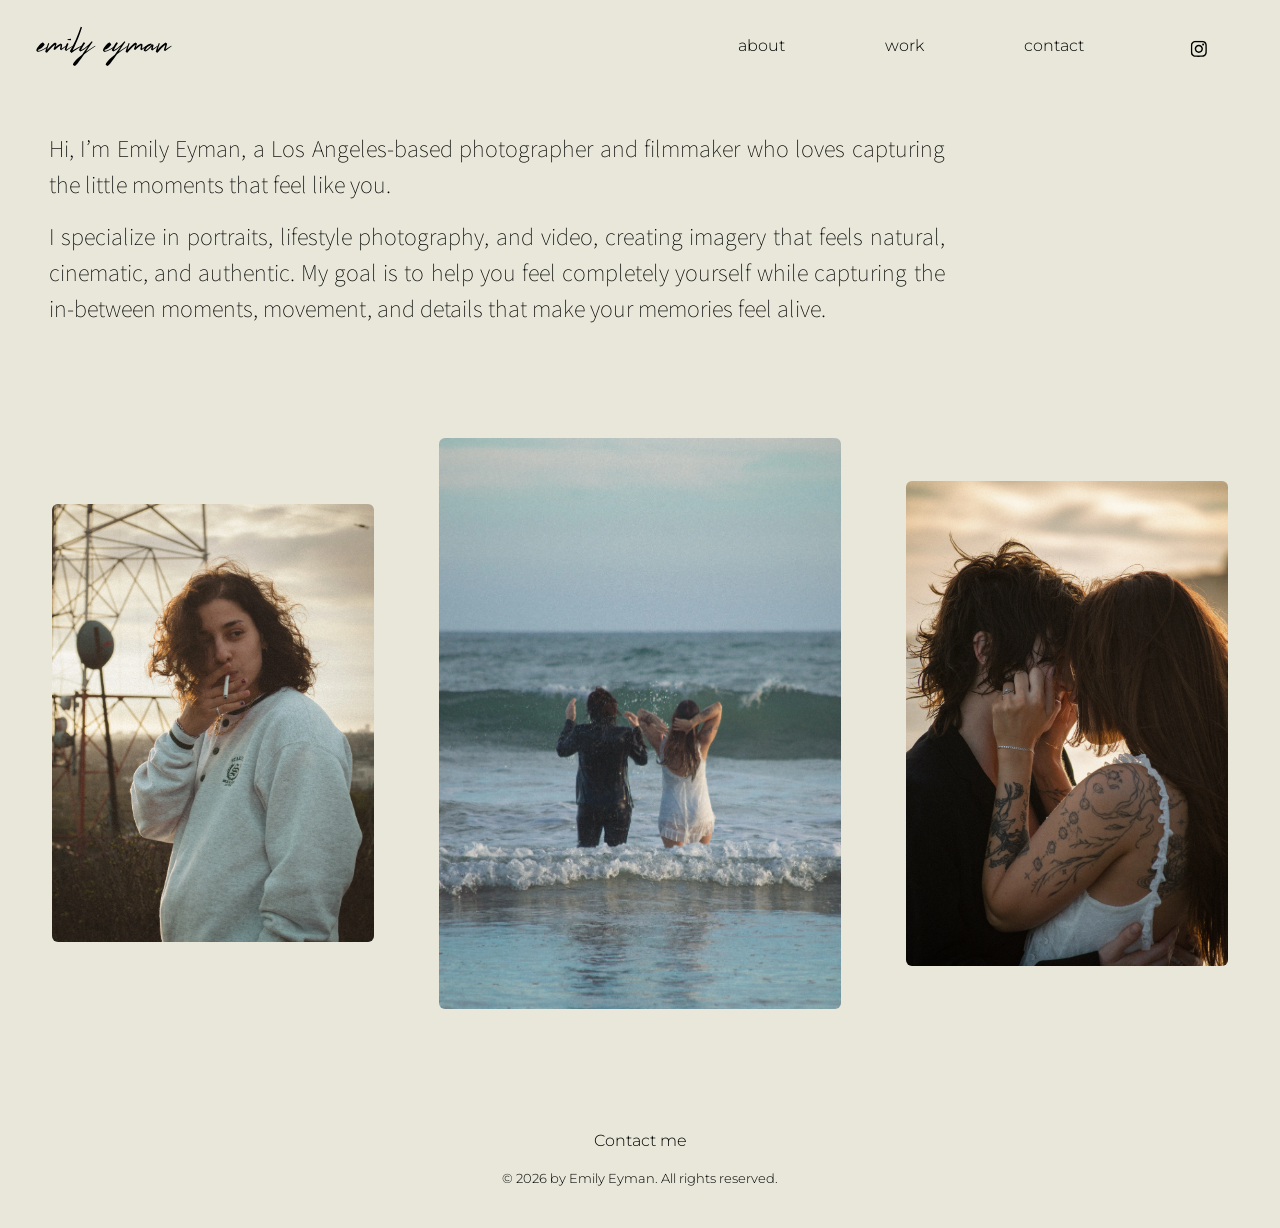
<file: index.html>
<!DOCTYPE html>
<html lang="en">
<head>
    <meta charset="UTF-8">
    <meta name="viewport" content="width=device-width, initial-scale=1.0">
    <title>Emily Eyman | Los Angeles Photographer & Filmmaker</title>
    <link rel="icon" type="image/x-icon" href="images/logos/logo2.svg">

    <!-- Preload Critical Above-the-Fold Hero Image -->
    <link rel="preload" as="image" href="images/home/maddie-tay4.webp" type="image/webp">

    <!-- Fonts -->
    <link rel="preconnect" href="https://fonts.googleapis.com">
    <link rel="preconnect" href="https://fonts.gstatic.com" crossorigin>
    <link href="https://fonts.googleapis.com/css2?family=Assistant:wght@200&family=Cousine:ital,wght@0,400;0,700&family=Montserrat:ital,wght@0,100..900;1,100..900&display=swap" rel="stylesheet">

    <!-- CSS -->
    <link rel="stylesheet" href="./styles/bootstrap/css/bootstrap.min.css">
    <link rel="stylesheet" href="styles/main.css">
</head>
<body>
    <div id="page-container">
        <header>
            <nav class="navbar navbar-expand-lg navbarDiv container-fluid w-100 justify-content-between">
                <a class="navbar-brand" href="index.html">
                    <img class="logo" src="images/logos/logo.svg" width="160" height="40" alt="Emily Eyman Logo">
                </a>
                <button class="navbar-toggler navbar-light" type="button" data-bs-toggle="collapse" data-bs-target="#navbarNav" aria-controls="navbarNav" aria-expanded="false" aria-label="Toggle navigation">
                    <span class="navbar-toggler-icon"></span>
                </button>
                <div class="collapse navbar-collapse" id="navbarNav">
                    <ul class="navbar-nav ms-auto">
                        <li class="nav-item"><a class="nav-link" href="about.html">about</a></li>
                        <li class="nav-item"><a class="nav-link" href="work.html">work</a></li>
                        <li class="nav-item"><a class="nav-link" href="contact.html">contact</a></li>
                        <li class="nav-item">
                            <a class="nav-link" href="https://www.instagram.com/ejtookthis" target="_blank" rel="noopener">
                                <img src="images/logos/ig.svg" width="30" height="30" alt="Instagram Profile" class="ig-icon">
                            </a>
                        </li>
                    </ul>
                </div>
            </nav>
        </header>

        <main id="main-content">
            <!-- Intro Section -->
            <section class="bio-section">
                <div class="text-div">
                    <p class="about">
                        Hi, I’m Emily Eyman, a Los Angeles-based photographer and filmmaker who loves capturing the little moments that feel like you.
                    </p>
                    <p class="about">
                        I specialize in portraits, lifestyle photography, and video, creating imagery that feels natural, cinematic, and authentic. 
                        My goal is to help you feel completely yourself while capturing the in-between moments, movement, and details that make your memories feel alive.
                    </p>    
                </div> 
            </section>

            <!-- Featured Photos Section in index.html -->
            <section id="photos">
                <div class="container-fluid photos-div">
                    <div class="row">
                        <div class="col-lg-4 pic-div d-flex justify-content-center align-items-center">
                            <img class="photo-small rounded" src="images/home/aya.webp" width="400" height="600" alt="Portrait of Aya">
                        </div>
                        <div class="col-lg-4 pic-div d-flex justify-content-center align-items-center">
                            <img class="photo-big rounded" src="images/home/maddie-tay4.webp" width="500" height="750" alt="Maddie and Tay photoshoot feature" fetchpriority="high">
                        </div>
                        <div class="col-lg-4 pic-div d-flex justify-content-center align-items-center">
                            <img class="photo-small rounded" src="images/home/maddie-tay2.webp" width="400" height="600" alt="Maddie and Tay side portrait">
                        </div>
                    </div>
                </div>
            </section>
        </main>

        <!-- Footer -->
        <footer>
            <div class="links">
                <a class="footer-link" href="mailto:emilyeymancreative@yahoo.com">Contact me</a>
            </div>
            <p class="copyright">© 2026 by Emily Eyman. All rights reserved.</p>
        </footer>
    </div>

    <script src="./styles/bootstrap/js/bootstrap.bundle.min.js"></script>
</body>
</html>
</file>
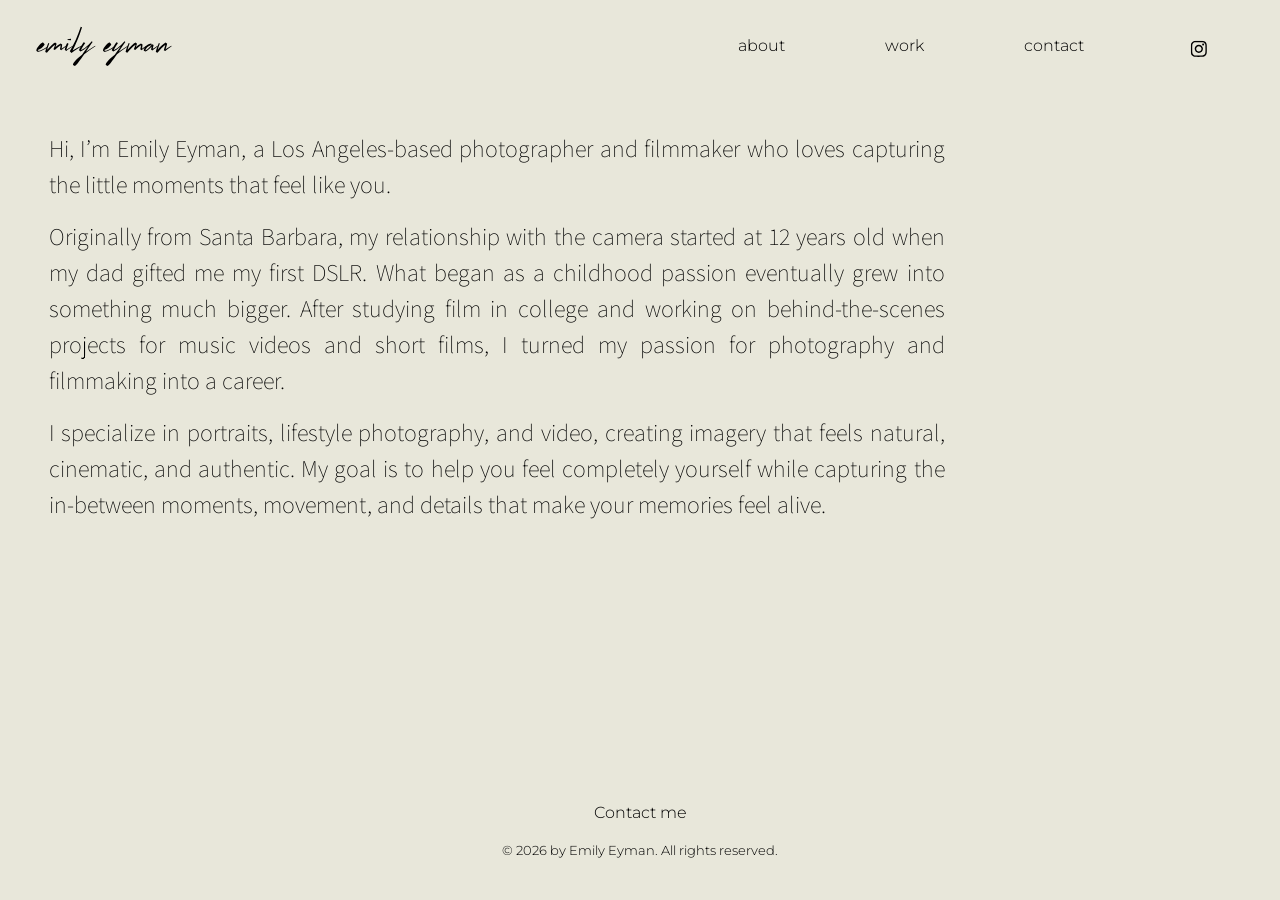
<file: about.html>
<!DOCTYPE html>
<html lang="en">
<head>
    <meta charset="UTF-8">
    <meta name="viewport" content="width=device-width, initial-scale=1.0">
    <title>About | Emily Eyman</title>
    <link rel="icon" type="image/x-icon" href="images/logos/logo2.svg">

    <!-- Fonts -->
    <link rel="preconnect" href="https://fonts.googleapis.com">
    <link rel="preconnect" href="https://fonts.gstatic.com" crossorigin>
    <link href="https://fonts.googleapis.com/css2?family=Assistant:wght@200&family=Cousine:ital,wght@0,400;0,700&family=Montserrat:ital,wght@0,100..900;1,100..900&display=swap" rel="stylesheet">

    <!-- CSS -->
    <link rel="stylesheet" href="./styles/bootstrap/css/bootstrap.min.css">
    <link rel="stylesheet" href="styles/main.css">
</head>
<body>
    <div id="page-container">
        <header>
            <nav class="navbar navbar-expand-lg navbarDiv container-fluid w-100 justify-content-between">
                <a class="navbar-brand" href="index.html">
                    <img class="logo" src="images/logos/logo.svg" alt="Emily Eyman Logo">
                </a>
                <button class="navbar-toggler navbar-light" type="button" data-bs-toggle="collapse" data-bs-target="#navbarNav" aria-controls="navbarNav" aria-expanded="false" aria-label="Toggle navigation">
                    <span class="navbar-toggler-icon"></span>
                </button>
                <div class="collapse navbar-collapse" id="navbarNav">
                    <ul class="navbar-nav ms-auto">
                        <li class="nav-item"><a class="nav-link" href="about.html">about</a></li>
                        <li class="nav-item"><a class="nav-link" href="work.html">work</a></li>
                        <li class="nav-item"><a class="nav-link" href="contact.html">contact</a></li>
                        <li class="nav-item">
                            <a class="nav-link" href="https://www.instagram.com/ejtookthis" target="_blank" rel="noopener">
                                <img src="images/logos/ig.svg" alt="Instagram Profile" class="ig-icon">
                            </a>
                        </li>
                    </ul>
                </div>
            </nav>
        </header>

        <main id="main-content">
            <section class="bio-section">
                <div class="text-div">
                    <p class="about">
                        Hi, I’m Emily Eyman, a Los Angeles-based photographer and filmmaker who loves capturing the little moments that feel like you.
                    </p>
                    <p class="about">
                        Originally from Santa Barbara, my relationship with the camera started at 12 years old when my dad gifted me my first DSLR. 
                        What began as a childhood passion eventually grew into something much bigger. After studying film in college and working on 
                        behind-the-scenes projects for music videos and short films, I turned my passion for photography and filmmaking into a career.
                    </p>  
                    <p class="about">
                        I specialize in portraits, lifestyle photography, and video, creating imagery that feels natural, cinematic, and authentic. 
                        My goal is to help you feel completely yourself while capturing the in-between moments, movement, and details that make your memories feel alive.
                    </p>    
                </div> 
            </section>
        </main>

        <footer>
            <div class="links">
                <a class="footer-link" href="mailto:emilyeymancreative@yahoo.com">Contact me</a>
            </div>
            <p class="copyright">© 2026 by Emily Eyman. All rights reserved.</p>
        </footer>
    </div>

    <script src="./styles/bootstrap/js/bootstrap.bundle.min.js"></script>
</body>
</html>
</file>
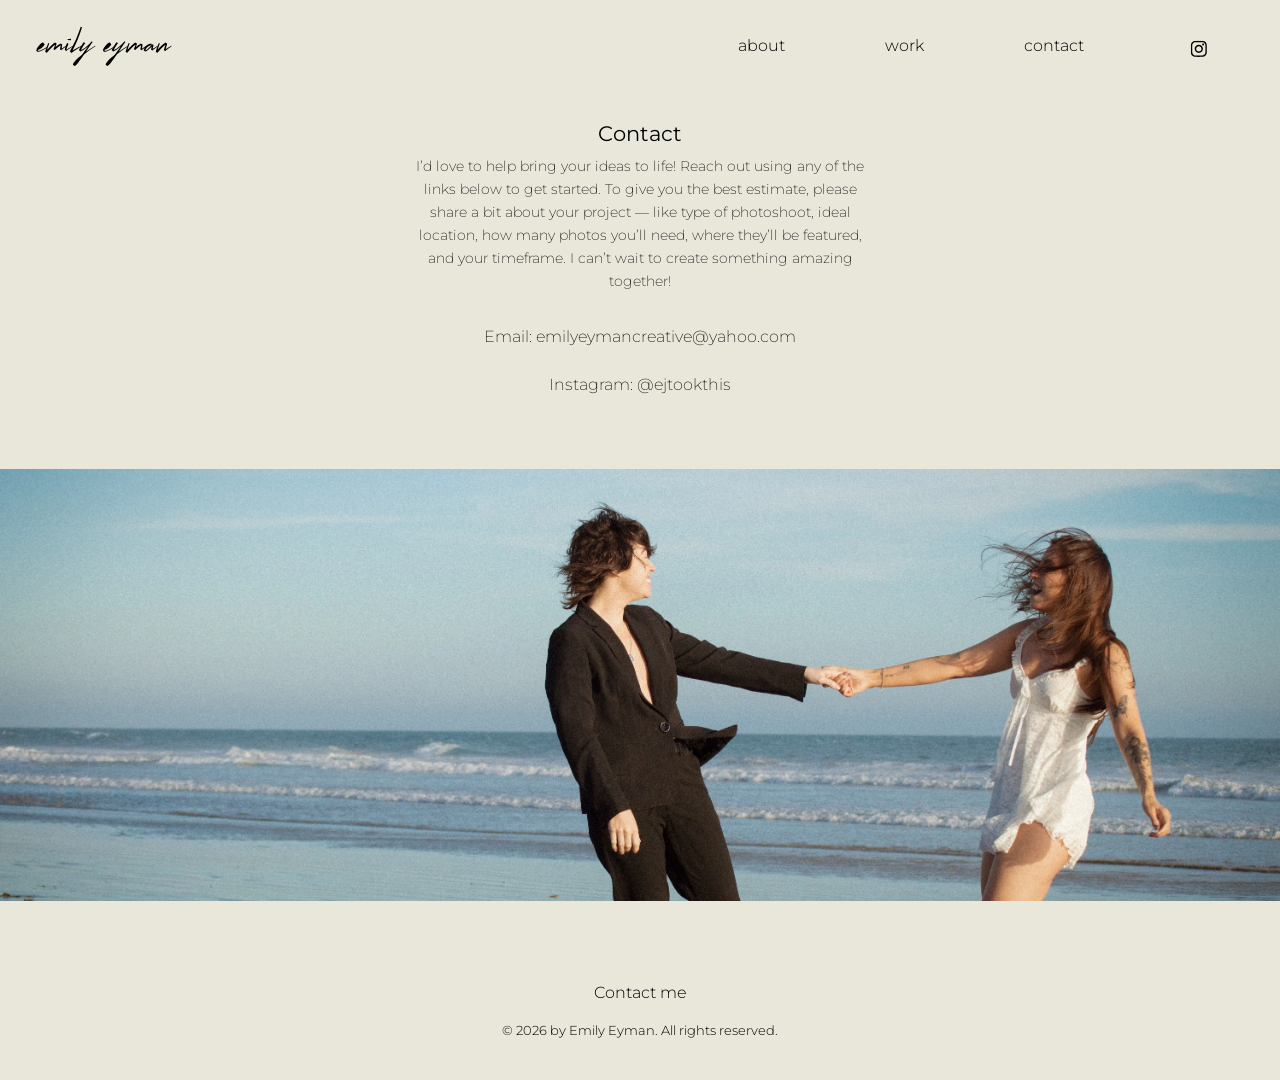
<file: contact.html>
<!DOCTYPE html>
<html lang="en">
<head>
    <meta charset="UTF-8">
    <meta name="viewport" content="width=device-width, initial-scale=1.0">
    <title>Contact | Emily Eyman</title>
    <link rel="icon" type="image/x-icon" href="images/logos/logo2.svg">

    <!-- Fonts -->
    <link rel="preconnect" href="https://fonts.googleapis.com">
    <link rel="preconnect" href="https://fonts.gstatic.com" crossorigin>
    <link href="https://fonts.googleapis.com/css2?family=Assistant:wght@200&family=Cousine:ital,wght@0,400;0,700&family=Montserrat:ital,wght@0,100..900;1,100..900&display=swap" rel="stylesheet">

    <!-- CSS -->
    <link rel="stylesheet" href="./styles/bootstrap/css/bootstrap.min.css">
    <link rel="stylesheet" href="styles/main.css">
</head>
<body>
    <div id="page-container">
        <header>
            <nav class="navbar navbar-expand-lg navbarDiv container-fluid w-100 justify-content-between">
                <a class="navbar-brand" href="index.html">
                    <img class="logo" src="images/logos/logo.svg" width="160" height="40" alt="Emily Eyman Logo">
                </a>
                <button class="navbar-toggler navbar-light" type="button" data-bs-toggle="collapse" data-bs-target="#navbarNav" aria-controls="navbarNav" aria-expanded="false" aria-label="Toggle navigation">
                    <span class="navbar-toggler-icon"></span>
                </button>
                <div class="collapse navbar-collapse" id="navbarNav">
                    <ul class="navbar-nav ms-auto">
                        <li class="nav-item"><a class="nav-link" href="about.html">about</a></li>
                        <li class="nav-item"><a class="nav-link" href="work.html">work</a></li>
                        <li class="nav-item"><a class="nav-link" href="contact.html">contact</a></li>
                        <li class="nav-item">
                            <a class="nav-link" href="https://www.instagram.com/ejtookthis" target="_blank" rel="noopener">
                                <img src="images/logos/ig.svg" width="30" height="30" alt="Instagram Profile" class="ig-icon">
                            </a>
                        </li>
                    </ul>
                </div>
            </nav>
        </header>

        <main id="main-content">
            <section id="contact">
                <div class="contact my-4">
                    <h2>Contact</h2>
                    <p class="contact-info">
                        I’d love to help bring your ideas to life! Reach out using any of the links below to get started.
                        To give you the best estimate, please share a bit about your project — like type of photoshoot, ideal location, 
                        how many photos you’ll need, where they’ll be featured, and your timeframe. 
                        I can’t wait to create something amazing together!
                    </p>
                    <div class="d-flex flex-column align-items-center gap-2">
                        <a class="email-link" href="mailto:emilyeymancreative@yahoo.com">Email: emilyeymancreative@yahoo.com</a>
                        <a class="ig-link" href="https://www.instagram.com/ejtookthis" target="_blank" rel="noopener">Instagram: @ejtookthis</a>
                    </div>
                </div>
                
                <div id="horizontal-pic">
                    <img src="images/horizontal.webp" width="1200" height="800" class="horizontal-pic" alt="Photography featured landscape shot">
                </div>         
            </section>
        </main>

        <footer>
            <div class="links">
                <a class="footer-link" href="mailto:emilyeymancreative@yahoo.com">Contact me</a>
            </div>
            <p class="copyright">© 2026 by Emily Eyman. All rights reserved.</p>
        </footer>
    </div>

    <script src="./styles/bootstrap/js/bootstrap.bundle.min.js"></script>
</body>
</html>
</file>
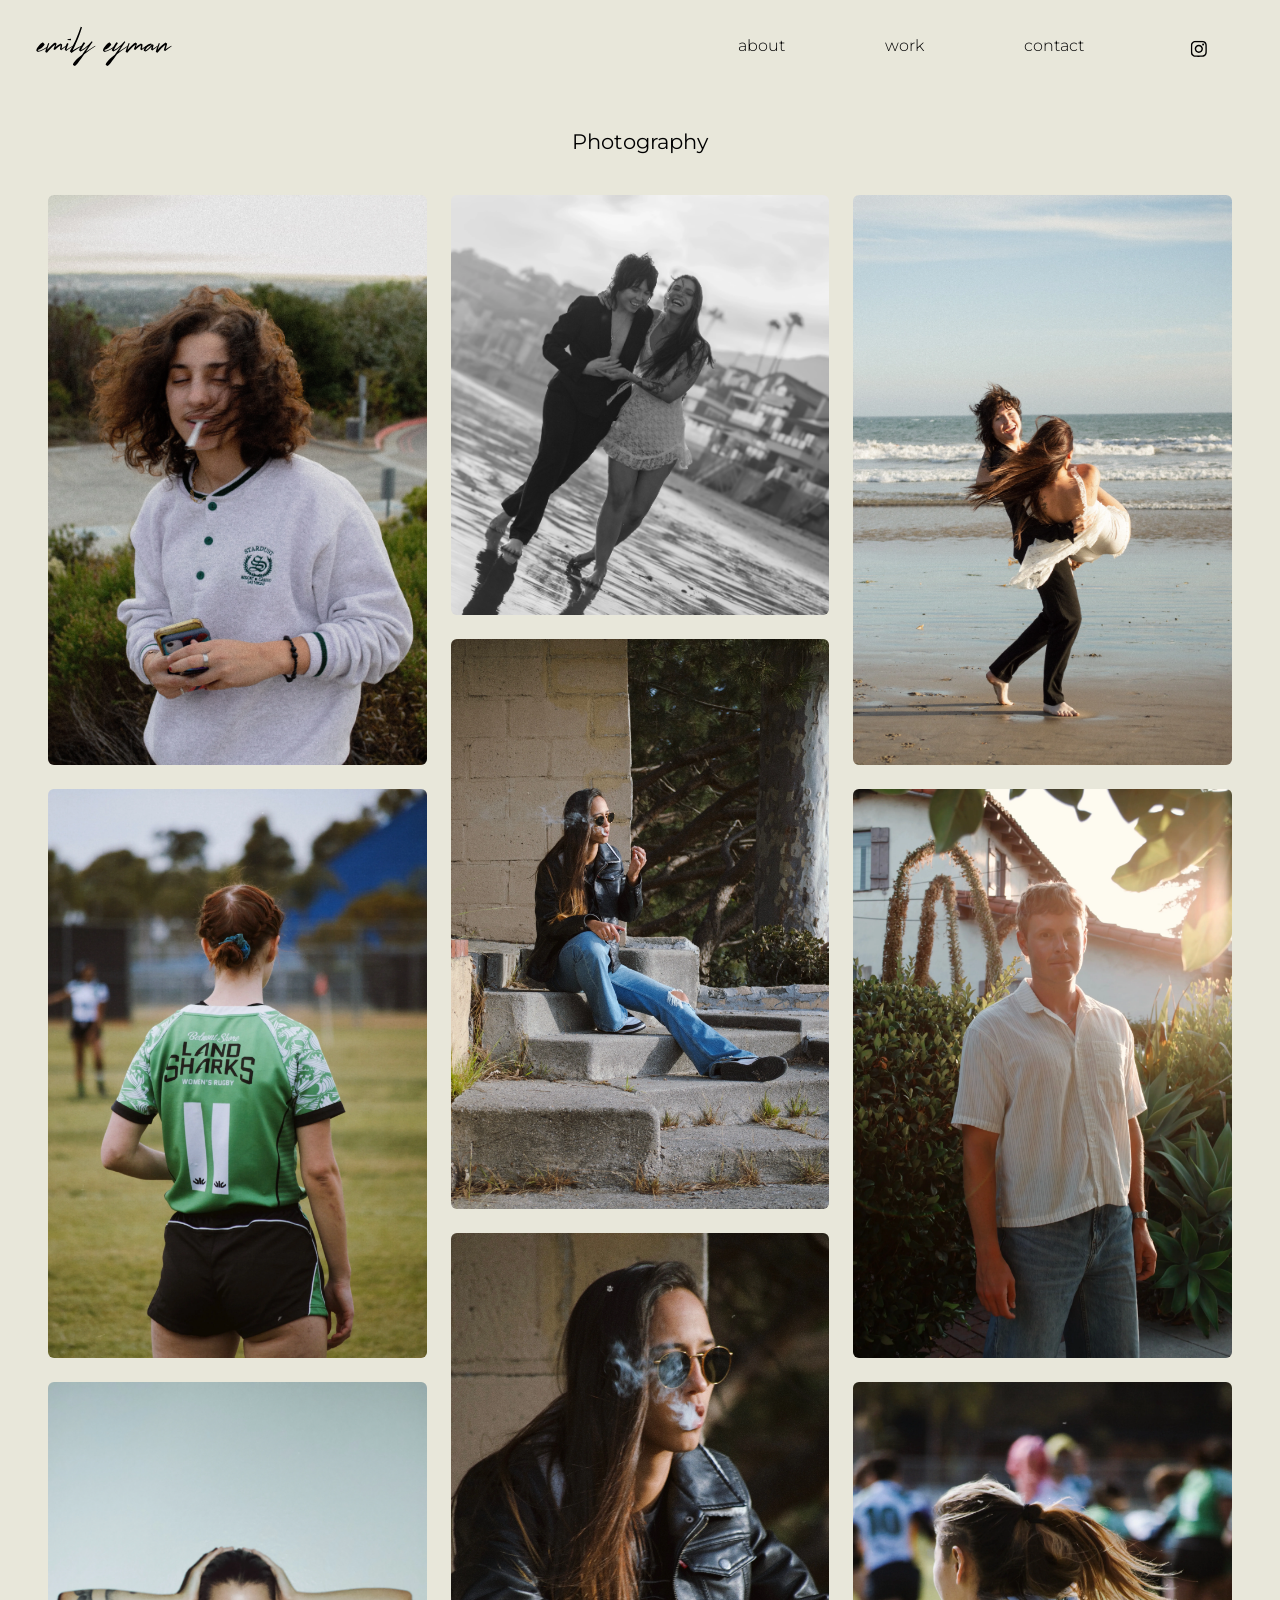
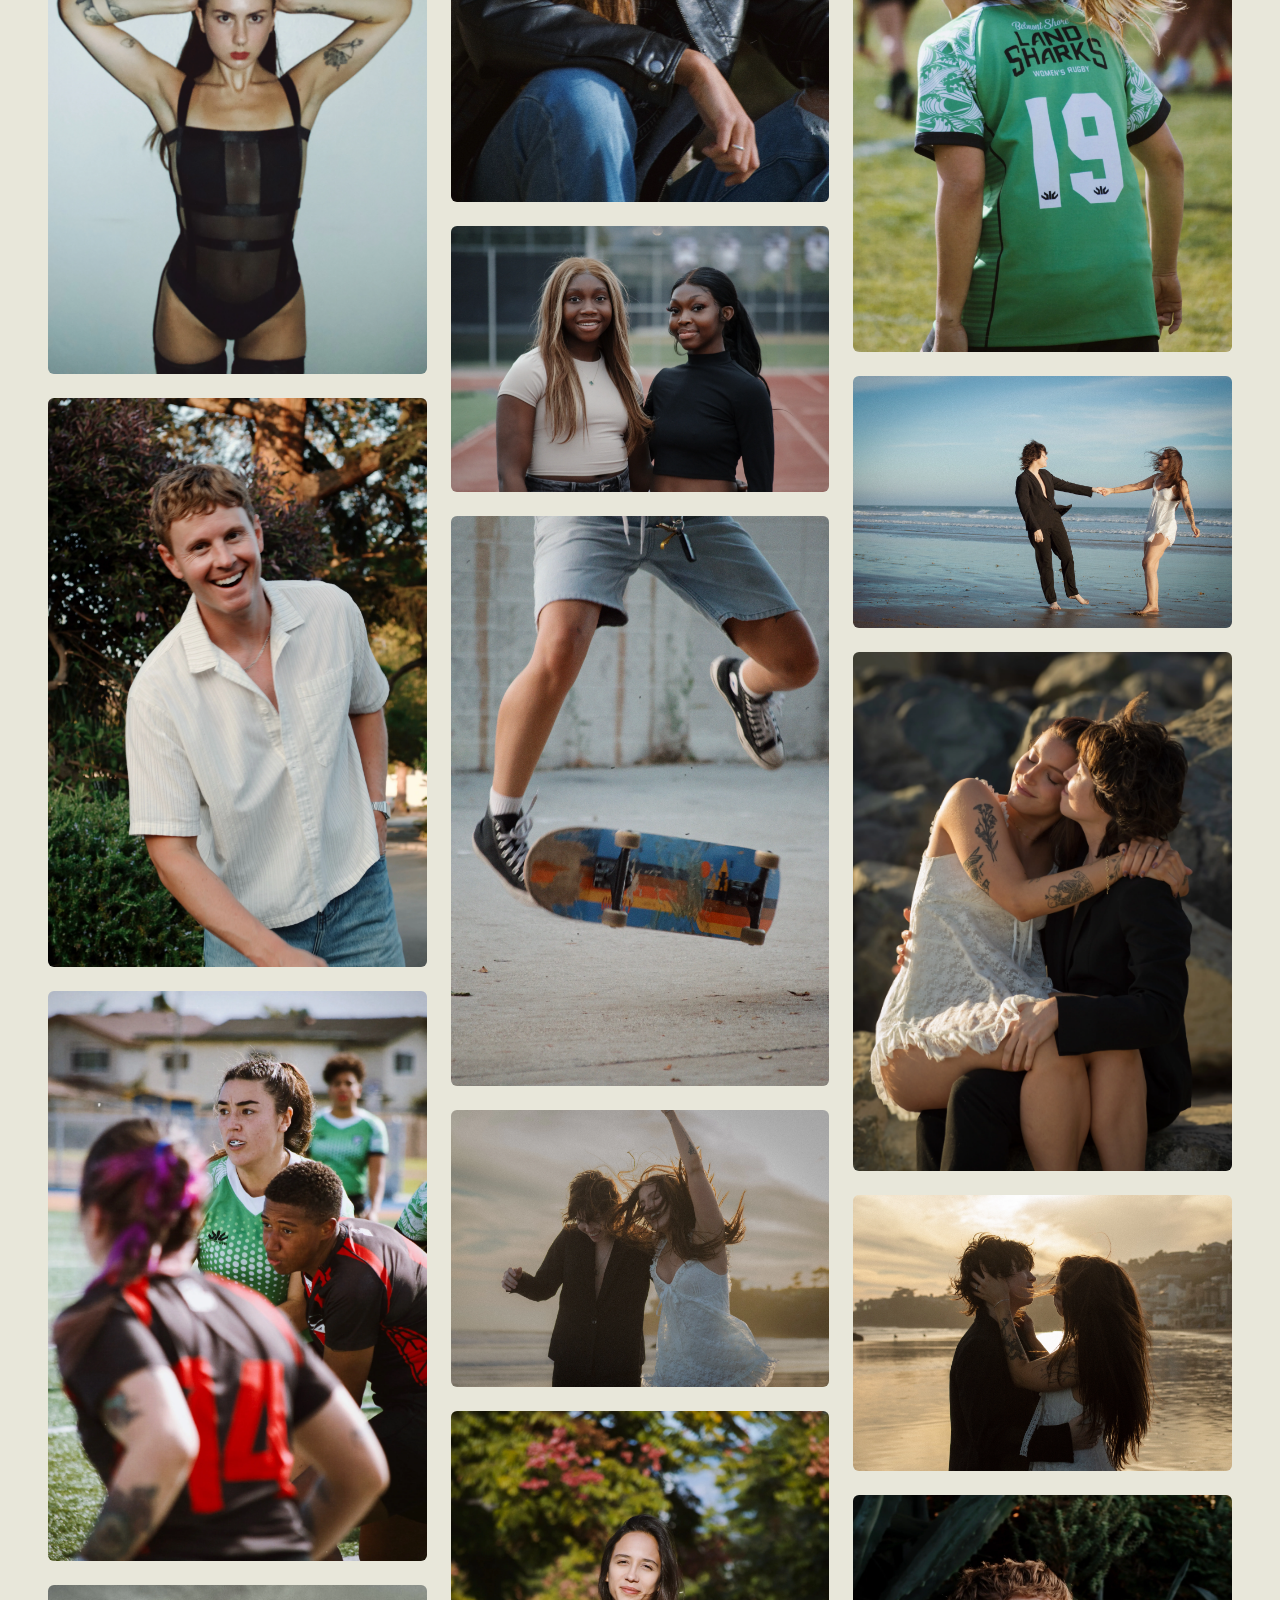
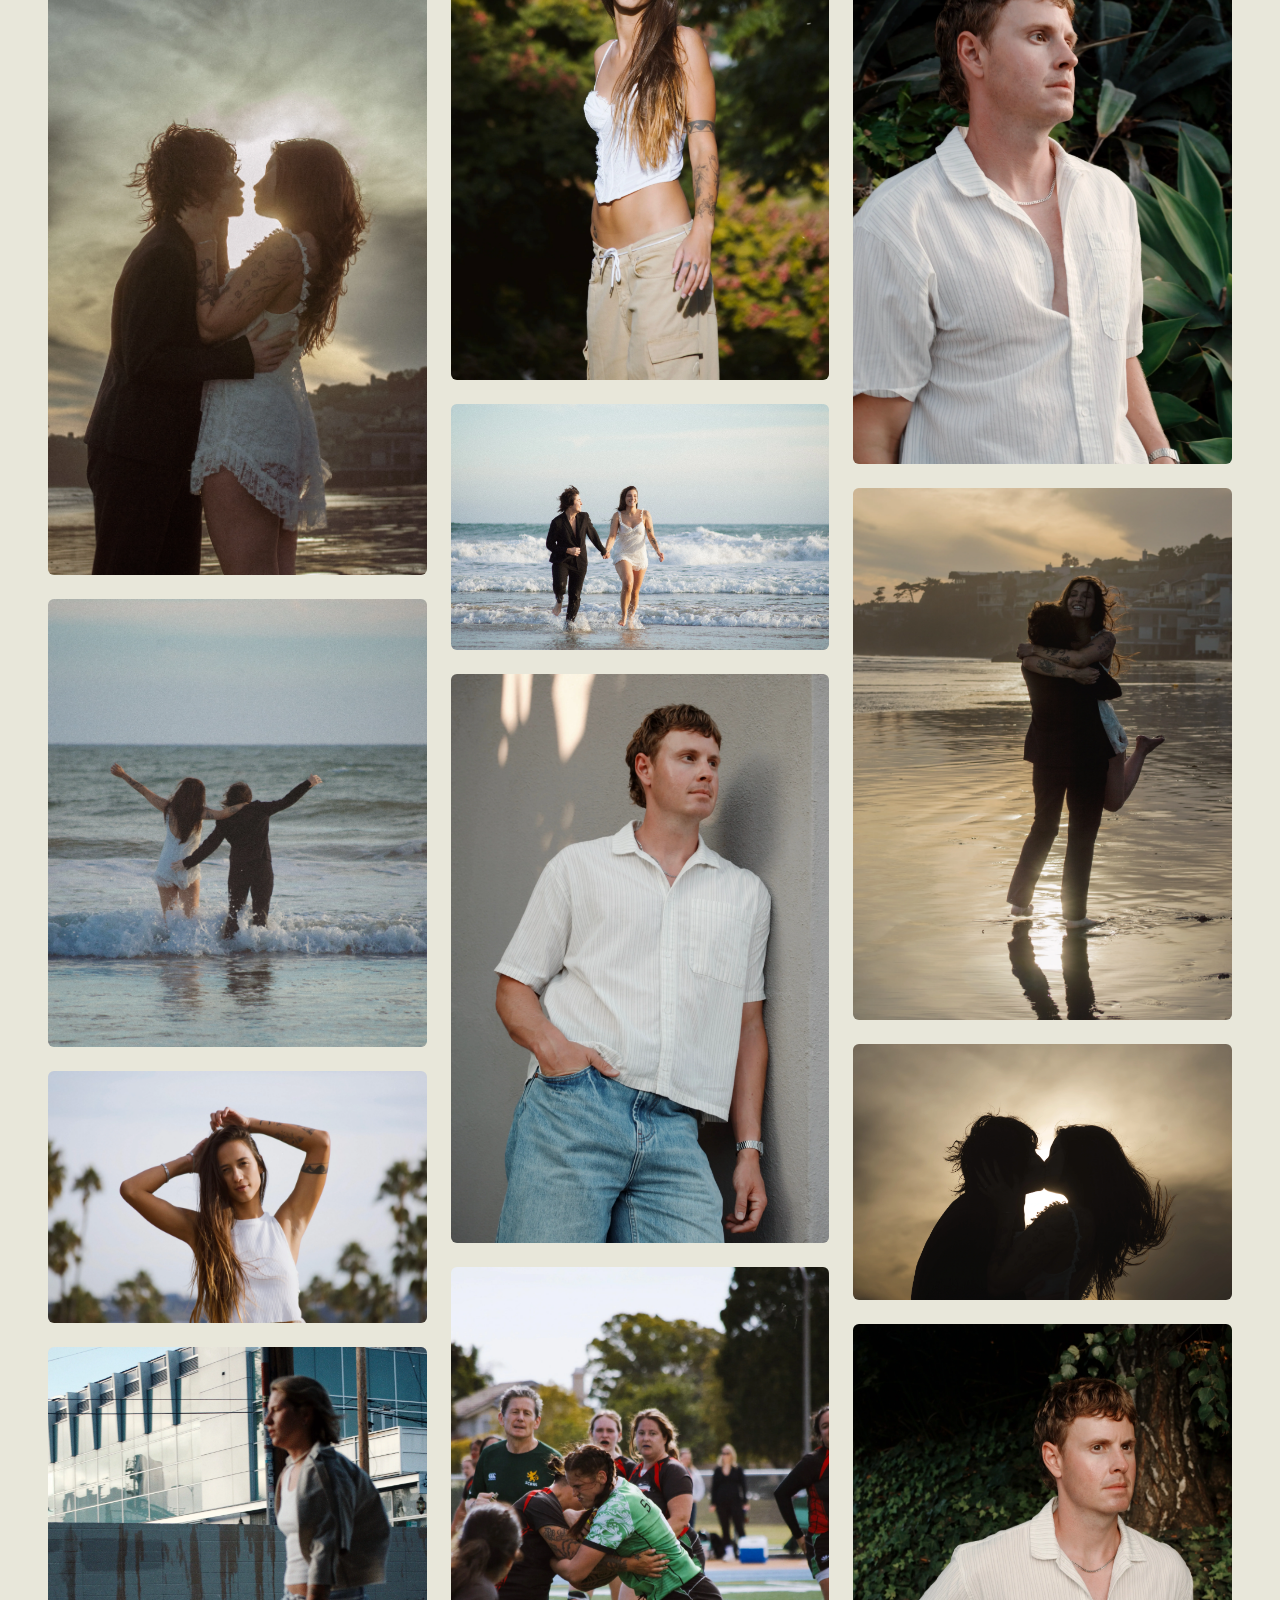
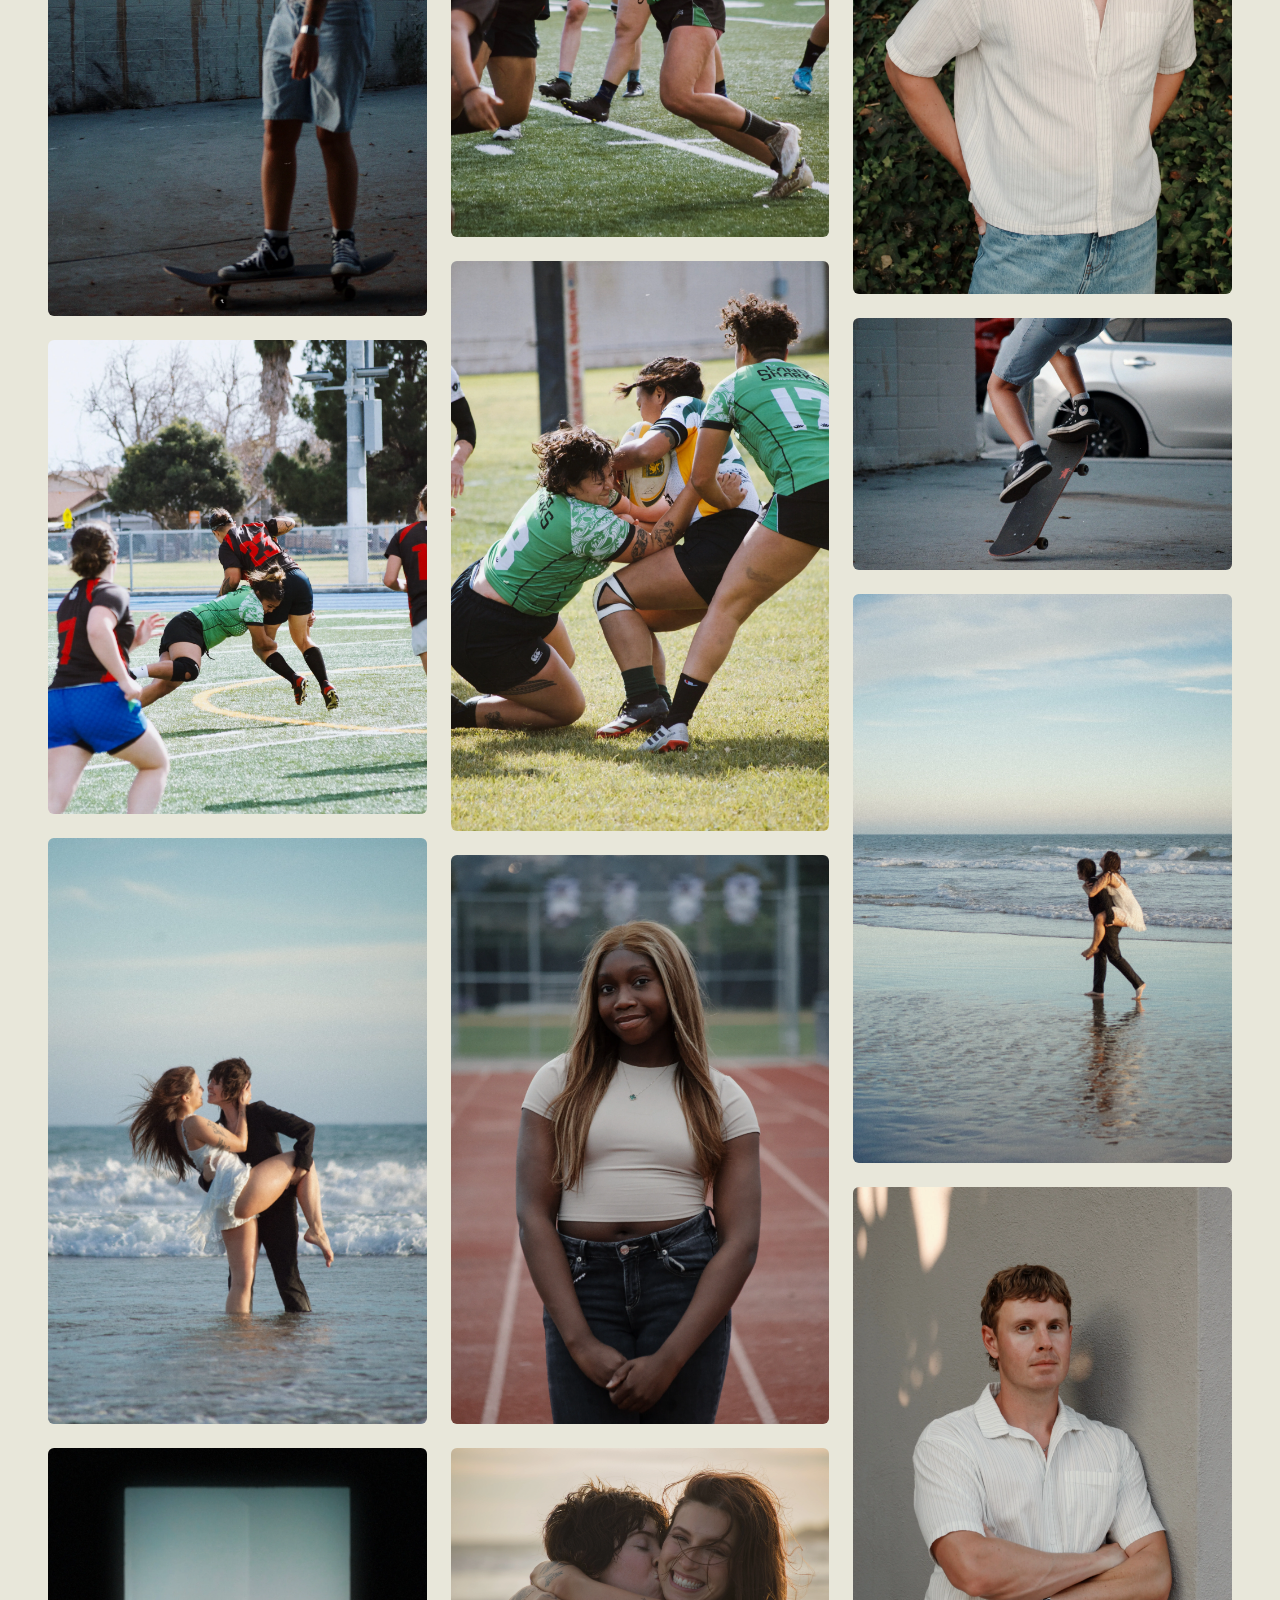
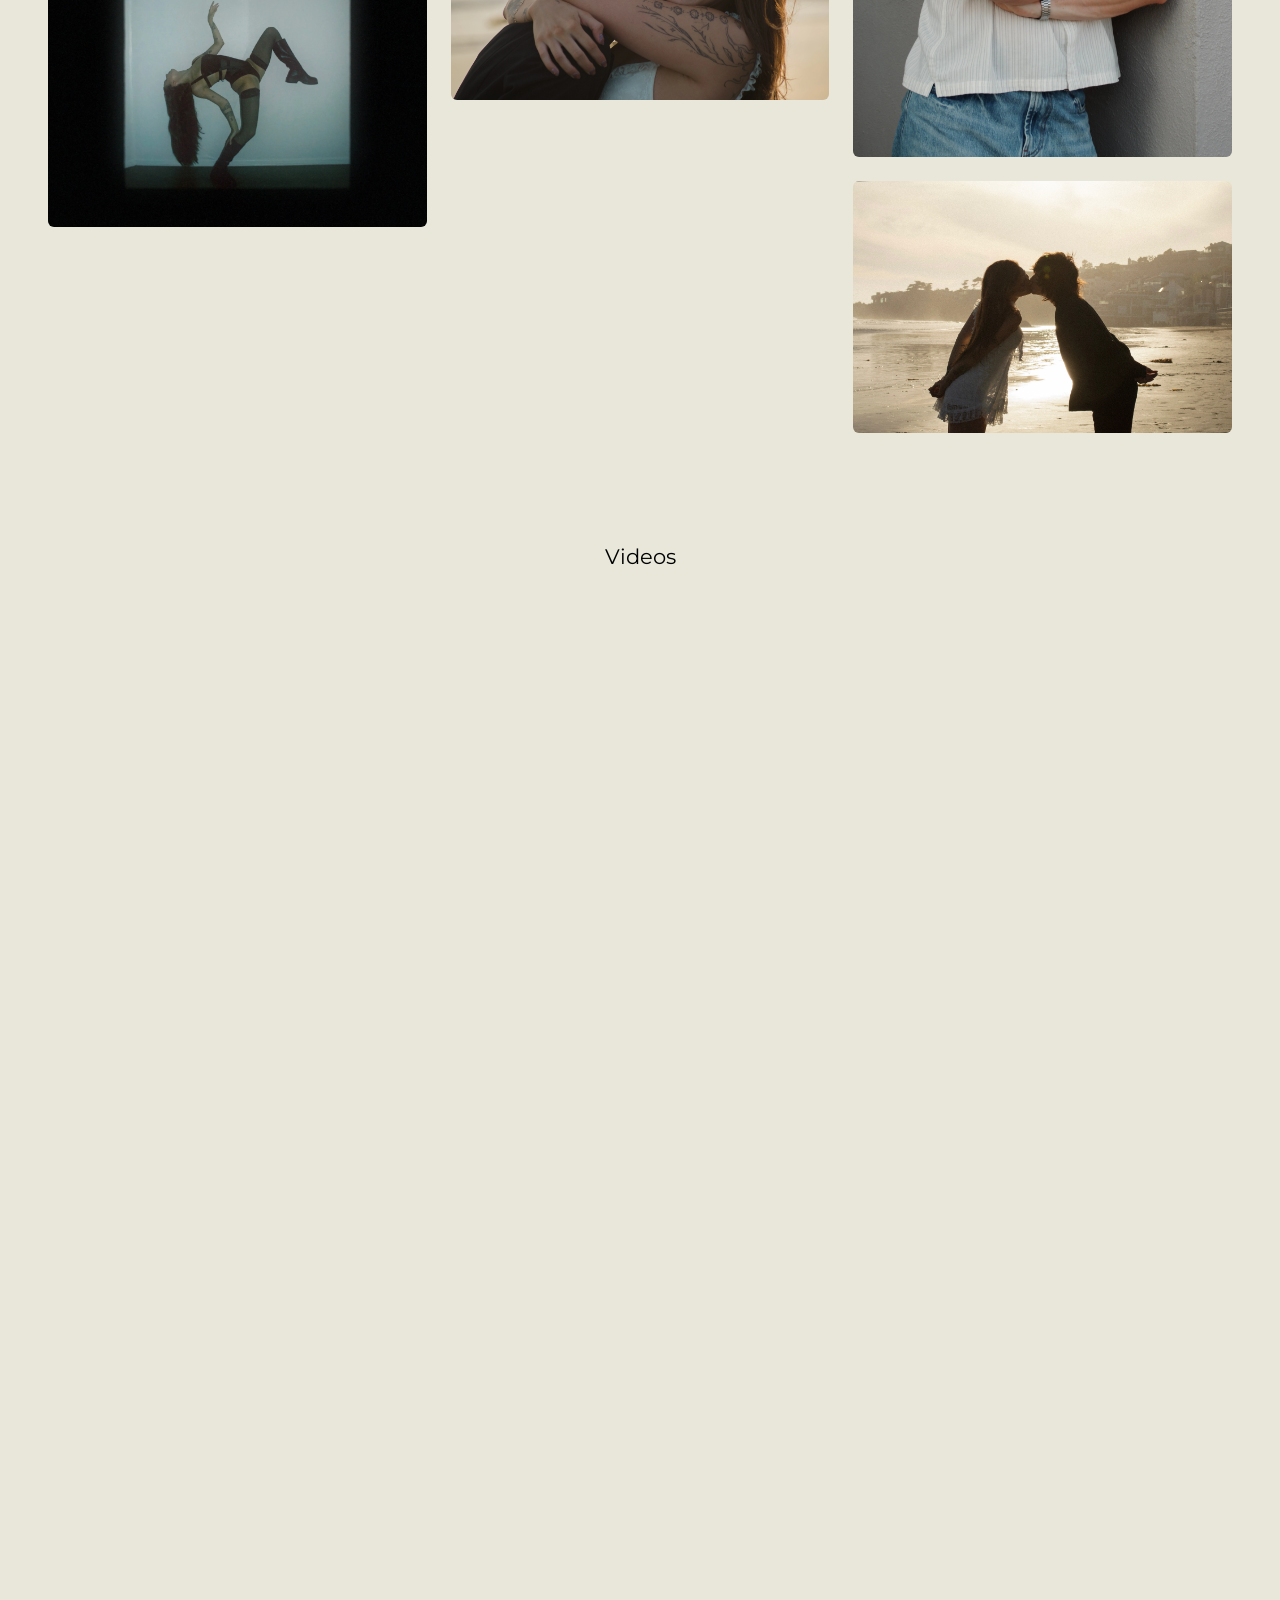
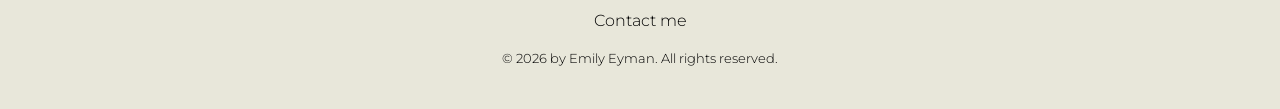
<file: work.html>
<!DOCTYPE html>
<html lang="en">
<head>
    <meta charset="UTF-8">
    <meta name="viewport" content="width=device-width, initial-scale=1.0">
    <title>Work | Emily Eyman</title>
    <link rel="icon" type="image/x-icon" href="images/logos/logo2.svg">

    <!-- Preload Critical Above-the-Fold Portfolio Images -->
    <link rel="preload" as="image" href="images/photo1.webp" type="image/webp">
    <link rel="preload" as="image" href="images/photo2.webp" type="image/webp">
    <link rel="preload" as="image" href="images/photo3.webp" type="image/webp">

    <!-- Fonts -->
    <link rel="preconnect" href="https://fonts.googleapis.com">
    <link rel="preconnect" href="https://fonts.gstatic.com" crossorigin>
    <link href="https://fonts.googleapis.com/css2?family=Assistant:wght@200&family=Cousine:ital,wght@0,400;0,700&family=Montserrat:ital,wght@0,100..900;1,100..900&display=swap" rel="stylesheet">

    <!-- CSS -->
    <link rel="stylesheet" href="./styles/bootstrap/css/bootstrap.min.css">
    <link rel="stylesheet" href="styles/main.css">
</head>
<body>
    <div id="page-container">
        <header>
            <nav class="navbar navbar-expand-lg navbarDiv container-fluid w-100 justify-content-between">
                <a class="navbar-brand" href="index.html">
                    <img class="logo" src="images/logos/logo.svg" alt="Emily Eyman Logo">
                </a>
                <button class="navbar-toggler navbar-light" type="button" data-bs-toggle="collapse" data-bs-target="#navbarNav" aria-controls="navbarNav" aria-expanded="false" aria-label="Toggle navigation">
                    <span class="navbar-toggler-icon"></span>
                </button>
                <div class="collapse navbar-collapse" id="navbarNav">
                    <ul class="navbar-nav ms-auto">
                        <li class="nav-item"><a class="nav-link" href="about.html">about</a></li>
                        <li class="nav-item"><a class="nav-link" href="work.html">work</a></li>
                        <li class="nav-item"><a class="nav-link" href="contact.html">contact</a></li>
                        <li class="nav-item">
                            <a class="nav-link" href="https://www.instagram.com/ejtookthis" target="_blank" rel="noopener">
                                <img src="images/logos/ig.svg" alt="Instagram Profile" class="ig-icon">
                            </a>
                        </li>
                    </ul>
                </div>
            </nav>
        </header>

        <main id="main-content">
            <section id="photography">
                <div class="photography-title">
                    <h2>Photography</h2>
                </div>

                <div class="container-fluid px-4 px-md-5">
                    <div class="masonry-grid">
                       
                        <div class="masonry-item"><img src="images/photo1.webp" width="800" height="1200" class="rounded" alt="Portfolio shoot 1"></div>
                        <div class="masonry-item"><img src="images/photo2.webp" width="800" height="1200" class="rounded" alt="Portfolio shoot 2"></div>
                        <div class="masonry-item"><img src="images/photo3.webp" width="800" height="1200" class="rounded" alt="Portfolio shoot 3"></div>
                        <div class="masonry-item"><img src="images/photo4.webp" width="800" height="1200" class="rounded" alt="Portfolio shoot 4"></div>
                        <div class="masonry-item"><img src="images/photo5.webp" width="800" height="1200" class="rounded" alt="Portfolio shoot 5"></div>
                        <div class="masonry-item"><img src="images/photo6.webp" width="800" height="1200" class="rounded" alt="Portfolio shoot 6"></div>
                        <div class="masonry-item"><img src="images/photo7.webp" width="800" height="1200" class="rounded" alt="Portfolio shoot 7"></div>
                        <div class="masonry-item"><img src="images/photo8.webp" width="800" height="1200" class="rounded" alt="Portfolio shoot 8"></div>
                        <div class="masonry-item"><img src="images/photo9.webp" width="800" height="1200" class="rounded" alt="Portfolio shoot 9"></div>
                        <div class="masonry-item"><img src="images/photo10.webp" width="800" height="1200" class="rounded" alt="Portfolio shoot 10"></div>
                        <div class="masonry-item"><img src="images/photo11.webp" width="800" height="1200" class="rounded" alt="Portfolio shoot 11"></div>
                        <div class="masonry-item"><img src="images/photo12.webp" width="800" height="1200" class="rounded" alt="Portfolio shoot 12"></div>
                        <div class="masonry-item"><img src="images/photo13.webp" width="800" height="1200" class="rounded" alt="Portfolio shoot 13"></div>
                        <div class="masonry-item"><img src="images/photo14.webp" width="800" height="1200" class="rounded" alt="Portfolio shoot 14"></div>
                        <div class="masonry-item"><img src="images/photo15.webp" width="800" height="1200" class="rounded" alt="Portfolio shoot 15"></div>
                        <div class="masonry-item"><img src="images/photo16.webp" width="800" height="1200" class="rounded" alt="Portfolio shoot 16"></div>
                        <div class="masonry-item"><img src="images/photo17.webp" width="800" height="1200" class="rounded" alt="Portfolio shoot 17"></div>
                        <div class="masonry-item"><img src="images/photo18.webp" width="800" height="1200" class="rounded" alt="Portfolio shoot 18"></div>
                        <div class="masonry-item"><img src="images/photo19.webp" width="800" height="1200" class="rounded" alt="Portfolio shoot 19"></div>
                        <div class="masonry-item"><img src="images/photo20.webp" width="800" height="1200" class="rounded" alt="Portfolio shoot 20"></div>
                        <div class="masonry-item"><img src="images/photo21.webp" width="800" height="1200" class="rounded" alt="Portfolio shoot 21"></div>
                        <div class="masonry-item"><img src="images/photo22.webp" width="800" height="1200" class="rounded" alt="Portfolio shoot 22"></div>
                        <div class="masonry-item"><img src="images/photo23.webp" width="800" height="1200" class="rounded" alt="Portfolio shoot 23"></div>
                        <div class="masonry-item"><img src="images/photo24.webp" width="800" height="1200" class="rounded" alt="Portfolio shoot 24"></div>
                        <div class="masonry-item"><img src="images/photo25.webp" width="800" height="1200" class="rounded" alt="Portfolio shoot 25"></div>
                        <div class="masonry-item"><img src="images/photo26.webp" width="800" height="1200" class="rounded" alt="Portfolio shoot 26"></div>
                        <div class="masonry-item"><img src="images/photo27.webp" width="800" height="1200" class="rounded" alt="Portfolio shoot 27"></div>
                        <div class="masonry-item"><img src="images/photo28.webp" width="800" height="1200" class="rounded" alt="Portfolio shoot 28"></div>
                        <div class="masonry-item"><img src="images/photo29.webp" width="800" height="1200" class="rounded" alt="Portfolio shoot 29"></div>
                        <div class="masonry-item"><img src="images/photo30.webp" width="800" height="1200" class="rounded" alt="Portfolio shoot 30"></div>
                        <div class="masonry-item"><img src="images/photo31.webp" width="800" height="1200" class="rounded" alt="Portfolio shoot 31"></div>
                        <div class="masonry-item"><img src="images/photo32.webp" width="800" height="1200" class="rounded" alt="Portfolio shoot 32"></div>
                        <div class="masonry-item"><img src="images/photo33.webp" width="800" height="1200" class="rounded" alt="Portfolio shoot 33"></div>
                        <div class="masonry-item"><img src="images/photo34.webp" width="800" height="1200" class="rounded" alt="Portfolio shoot 34"></div>
                        <div class="masonry-item"><img src="images/photo35.webp" width="800" height="1200" class="rounded" alt="Portfolio shoot 35"></div>
                        <div class="masonry-item"><img src="images/photo36.webp" width="800" height="1200" class="rounded" alt="Portfolio shoot 36"></div>
                        <div class="masonry-item"><img src="images/photo37.webp" width="800" height="1200" class="rounded" alt="Portfolio shoot 37"></div>
                        <div class="masonry-item"><img src="images/photo38.webp" width="800" height="1200" class="rounded" alt="Portfolio shoot 38"></div>
                        <div class="masonry-item"><img src="images/photo39.webp" width="800" height="1200" class="rounded" alt="Portfolio shoot 39"></div>
                    </div>
                </div> 
            </section>

            <section id="videos">
                <div class="videos-title">
                    <h2>Videos</h2>
                </div>
                <div id="video-container">
                    <iframe src="https://www.youtube.com/embed/Sb6NK4u0mGo" 
                            title="Emily Eyman Video Portfolio 1" 
                            loading="lazy"
                            allow="accelerometer; autoplay; clipboard-write; encrypted-media; gyroscope; picture-in-picture" 
                            allowfullscreen></iframe>
                </div>
                <div id="video-container">
                    <iframe src="https://www.youtube.com/embed/S7mRn7wdzDk" 
                            title="Emily Eyman Video Portfolio 2" 
                            loading="lazy"
                            allow="accelerometer; autoplay; clipboard-write; encrypted-media; gyroscope; picture-in-picture" 
                            allowfullscreen></iframe>
                </div>
            </section>
        </main>

        <footer>
            <div class="links">
                <a class="footer-link" href="mailto:emilyeymancreative@yahoo.com">Contact me</a>
            </div>
            <p class="copyright">© 2026 by Emily Eyman. All rights reserved.</p>
        </footer>
    </div>

    <script src="./styles/bootstrap/js/bootstrap.bundle.min.js"></script>
</body>
</html>
</file>
<file: styles/main.css>
/* --- Global Resets & Base Typography --- */
*, *::before, *::after {
  box-sizing: border-box;
}

html, body {
  overflow-x: hidden;
}

body {
  background-color: #E8E7DA;
  color: #000000;
  font-family: 'Montserrat', sans-serif;
  font-weight: 200;
  font-size: 1rem;
  line-height: 1.5;
}

/* Headings & Text Fallbacks */
h1, h2, h3, h4, h5, h6 {
  font-family: 'Montserrat', sans-serif;
  font-weight: 400;
}

h2 {
  font-size: 1.3rem;
}

p {
  font-size: 1rem;
}

a {
  color: #000000;
  text-decoration: none;
  padding: 0.5rem;
  transition: color 0.2s ease-in-out;
}

a:hover {
  color: #ADA87A;
}

img {
  display: block;
  max-width: 100%;
  height: auto;
}

/* --- Flexible Layout Setup (Sticky Footer) --- */
#page-container {
  display: flex;
  flex-direction: column;
  min-height: 100vh;
}

#main-content {
  flex: 1 0 auto;
}

/* --- Header & Navigation Bar --- */
.navbarDiv {
  padding: 0;
  width: 100%;
}

.navbar {
  padding: 1rem;
  width: 100%;
  background-color: #E8E7DA;
}

.navbar-toggler {
  background-color: #E8E7DA;
  border-color: #E8E7DA;
}

.navbar-toggler:hover {
  background-color: #ADA87A;
}

.navbar-brand {
  color: #E8E7DA;
}

.logo {
  width: 10rem;
}

.nav-item {
  padding: 0 1.125rem;
}

.nav-link {
  font-size: 1rem;
  font-weight: 300;
  color: #000000 !important;
  padding: 0 2rem !important;
  transition: color 0.2s ease-in-out;
}

.nav-link:hover {
  color: #ADA87A !important;
}

.ig-icon {
  width: 30px; 
  height: auto;
  display: inline-block;
  vertical-align: middle;
}

/* --- Bio & Main Content Sections --- */
.bio-section {
  padding-top: 2rem;
}

.text-div {
  width: 70%;
  margin-left: 3.8%;
  padding-bottom: 1rem;
}

.about {
  color: #000000;
  font-size: 1.5rem;
  font-family: 'Assistant', sans-serif;
  font-weight: 200;
  text-align: justify;
  width: 100%;
  background-color: transparent;
  padding: 0;
}

.section-title {
  font-family: 'Cousine', monospace;
  font-weight: 700;
  font-size: 3rem;
  padding: 2% 0;
}

.section-text {
  font-weight: 200;
  font-size: 1.3rem;
  padding: 4% 0;
  text-align: justify;
}

/* --- Homepage Photography --- */
#photos {
  padding: 5rem 0;
}

.photo-big {
  width: 100%;
}

.photo-small {
  width: 80%;
}

/* --- Portfolio Masonry Grid (Work Page) --- */
.masonry-grid {
  column-count: 1;
  column-gap: 1.5rem;
}

@media (min-width: 576px) {
  .masonry-grid { column-count: 2; }
}

@media (min-width: 992px) {
  .masonry-grid { column-count: 3; }
}

.masonry-item {
  break-inside: avoid;
  margin-bottom: 1.5rem;
}

.masonry-item img {
  width: 100%;
  height: auto;
  display: block;
}

.photography-title,
.videos-title {
  display: flex;
  flex-direction: column;
  align-items: center;     
  text-align: center; 
  padding: 2rem 1.25rem;      
}

/* --- Video Embed Container --- */
#videos {
  padding-top: 5rem;
}

#video-container {
  display: flex;
  justify-content: center;
  align-items: center;
  width: 100%;
  max-width: 800px;
  margin: 0 auto 3rem auto;
  padding: 0 1rem;
}

#video-container iframe {
  width: 100%;
  aspect-ratio: 16 / 9;
  height: auto;
  border: 0;
}

/* --- Contact Page --- */
#contact {
  display: flex;
  flex-direction: column;
  align-items: center;     
  text-align: center;      
}

.contact-info {
  font-size: 0.9rem;
  max-width: 500px; 
  margin: 0 auto 1.5rem auto; 
  padding: 0 1.25rem; 
  text-align: center; 
  line-height: 1.6; 
}

/* Full-bleed horizontal image (No side padding) */
#horizontal-pic {
  width: 100%;
  padding-top: 2.5rem;    
  padding-bottom: 2.5rem; 
}

.horizontal-pic {
  width: 100vw;
  position: relative;
  left: 50%;
  right: 50%;
  margin-left: -50vw;
  margin-right: -50vw;
  max-width: none;
  height: auto;
  display: block;
}

/* --- Footer --- */
footer {
  flex-shrink: 0;
  width: 100%;
  background-color: #E8E7DA;
  padding: 2.5rem 0 1.5rem 0;
  text-align: center;
}

.links {
  font-weight: 300;
  font-size: 1rem;
  margin-bottom: 0.5rem;
}

.copyright {
  color: #000000;
  padding-top: 0.5rem;
  font-size: 0.8rem;
  font-weight: 300;
}

/* --- Mobile Responsiveness Adjustments --- */
@media (max-width: 991.98px) {
  .pic-div {
    padding-bottom: 2rem; 
  }
  .text-div {
    width: 90%;
    margin-left: auto;
    margin-right: auto;
  }
}

@media (max-width: 576px) {
  /* Smaller paragraph & text sizing on mobile */
  p {
    font-size: 1.0rem;
  }

  .about {
    font-size: 1.0rem;
    text-align: left;
  }

  .contact-info {
    font-size: 0.9rem;
    padding: 0 0.5rem;
  }
}
</file>
